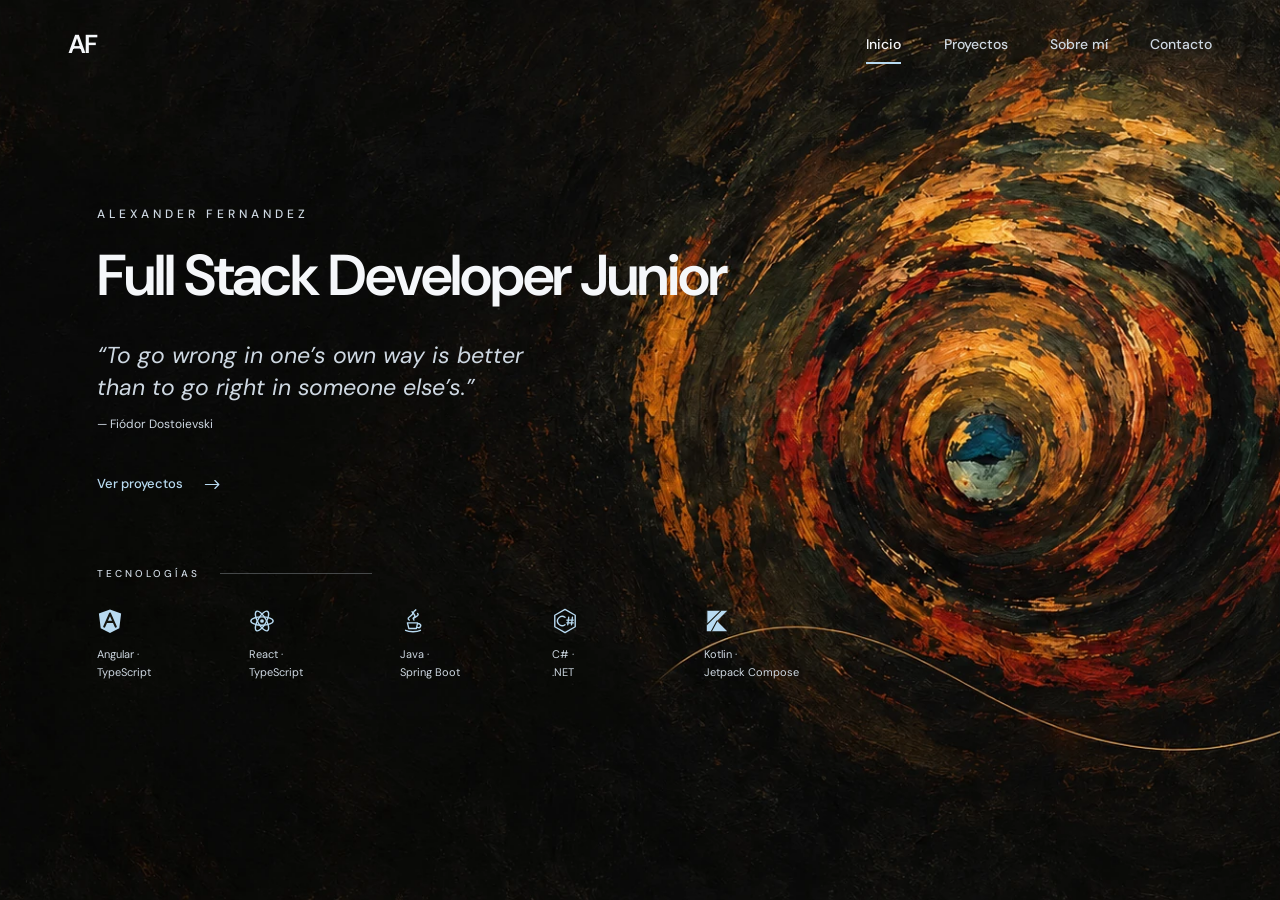
<file: index.html>
<!DOCTYPE html>
<html lang="es">
  <head>
    <meta charset="UTF-8">
    <meta name="viewport" content="width=device-width, initial-scale=1.0">
    <meta name="theme-color" content="#eef2f6">
    <meta name="description" content="Alexander Fernandez. Full Stack Developer Junior, aplicaciones web y móviles y arquitectura de software.">
    <title>Alexander Fernandez — Full Stack Developer Junior</title>
    <link rel="icon" href="assets/site-icon-moon.png" type="image/png" sizes="96x96">
    <link rel="stylesheet" href="styles.css">
  </head>
  <body>
    <a class="skip-link" href="#contenido">Saltar al contenido</a>
    <header class="site-header">
      <a class="monogram" href="index.html" aria-label="Alexander Fernandez, inicio">AF</a>
      <nav class="navigation" aria-label="Navegación principal">
        <a class="navigation-link" href="index.html" aria-current="page">Inicio</a>
        <a class="navigation-link" href="proyectos.html">Proyectos</a>
        <a class="navigation-link" href="sobre-mi.html">Sobre mí</a>
        <a class="navigation-link" href="contacto.html">Contacto</a>
      </nav>
    </header>
    <!-- Iconos vectoriales: no requieren librerías ni conexión a Internet. -->
    <svg class="icon-definitions" xmlns="http://www.w3.org/2000/svg" aria-hidden="true">
      <defs>
        <symbol id="icon-arrow" viewBox="0 0 24 24">
          <path d="M3 12h17m-5-5 5 5-5 5"/>
        </symbol>
        <symbol id="icon-angular" viewBox="0 0 28 28">
          <path fill="currentColor" stroke="none" d="m14 1.5 12 4.3-2 16.1L14 27 4 21.9 2 5.8Z"/>
          <path stroke="#151610" stroke-width="2.3" d="m7.8 20 6.2-14 6.2 14M10.2 15h7.6"/>
        </symbol>
        <symbol id="icon-react" viewBox="0 0 28 28">
          <ellipse cx="14" cy="14" rx="12" ry="4.5"/>
          <ellipse cx="14" cy="14" rx="12" ry="4.5" transform="rotate(60 14 14)"/>
          <ellipse cx="14" cy="14" rx="12" ry="4.5" transform="rotate(120 14 14)"/>
          <circle cx="14" cy="14" r="2" fill="currentColor" stroke="none"/>
        </symbol>
        <symbol id="icon-java" viewBox="0 0 28 28">
          <path d="M8 16h11l-1.3 6H9.5L8 16Zm11 1h2a2 2 0 0 1-2 4M6 24c4 2 12 2 16 0M10 13c-5-3 7-5 3-9M15 13c-3-3 7-4 4-7M17 2c-7 5 3 5-3 9"/>
        </symbol>
        <symbol id="icon-csharp" viewBox="0 0 28 28">
          <path d="m14 1.5 11 6.3v12.4l-11 6.3-11-6.3V7.8Z"/>
          <path d="M14 10a5 5 0 1 0 0 8M18 10l-1 8m5-8-1 8m-5-5h7m-7 3h7"/>
        </symbol>
        <symbol id="icon-kotlin" viewBox="0 0 28 28">
          <path fill="currentColor" stroke="none" d="M3 3h22L14 14l11 11H3V3Z"/>
          <path stroke="#151610" stroke-width="1.2" d="m3 18 15-15M8 25l6-11M3 3v15"/>
        </symbol>
      </defs>
    </svg>
    <main class="hero" id="contenido" aria-labelledby="hero-title">
      <div class="hero-content">
        <p class="eyebrow hero-name">Alexander Fernandez</p>
        <h1 id="hero-title">Full Stack Developer Junior</h1>
        <figure class="hero-quotation">
          <blockquote class="hero-quote" lang="en" cite="https://www.gutenberg.org/files/2554/2554-h/2554-h.htm">
            <p>“To go wrong in one’s own way is better than to go right in someone else’s.”</p>
          </blockquote>
          <figcaption class="quote-author">— Fiódor Dostoievski</figcaption>
        </figure>
        <a class="project-link" href="proyectos.html">
          <span>Ver proyectos</span>
          <svg class="icon" aria-hidden="true">
            <use href="#icon-arrow"/>
          </svg>
        </a>
        <section class="technologies" aria-labelledby="technologies-title">
          <div class="section-kicker">
            <h2 id="technologies-title">Tecnologías</h2>
            <span aria-hidden="true"></span>
          </div>
          <ul class="technology-grid">
            <li>
              <svg class="technology-icon" aria-hidden="true">
                <use href="#icon-angular"/>
              </svg>
              <span>
                Angular ·
                <br>
                TypeScript
              </span>
            </li>
            <li>
              <svg class="technology-icon" aria-hidden="true">
                <use href="#icon-react"/>
              </svg>
              <span>
                React ·
                <br>
                TypeScript
              </span>
            </li>
            <li>
              <svg class="technology-icon" aria-hidden="true">
                <use href="#icon-java"/>
              </svg>
              <span>
                Java ·
                <br>
                Spring Boot
              </span>
            </li>
            <li>
              <svg class="technology-icon" aria-hidden="true">
                <use href="#icon-csharp"/>
              </svg>
              <span>
                C# ·
                <br>
                .NET
              </span>
            </li>
            <li>
              <svg class="technology-icon" aria-hidden="true">
                <use href="#icon-kotlin"/>
              </svg>
              <span>
                Kotlin ·
                <br>
                Jetpack Compose
              </span>
            </li>
          </ul>
        </section>
      </div>
    </main>
  </body>
</html>
</file>
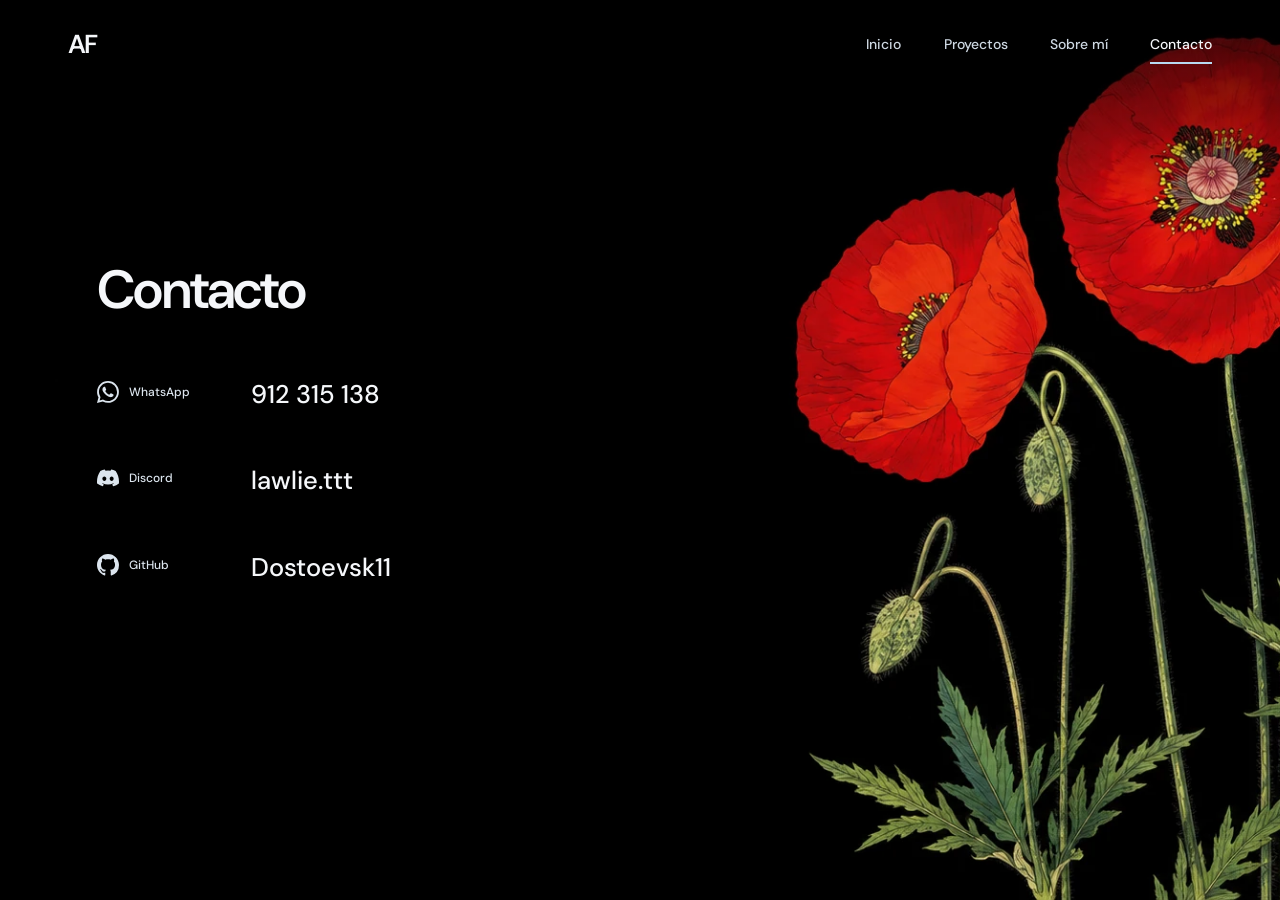
<file: contacto.html>
<!DOCTYPE html>
<html lang="es">
  <head>
    <meta charset="UTF-8">
    <meta name="viewport" content="width=device-width, initial-scale=1.0">
    <meta name="theme-color" content="#eef2f6">
    <meta name="description" content="Contacto de Alexander Fernandez, Full Stack Developer Junior.">
    <title>Contacto — Alexander Fernandez</title>
    <link rel="icon" href="assets/site-icon-moon.png" type="image/png" sizes="96x96">
    <link rel="stylesheet" href="styles.css">
  </head>
  <body class="image-screen contact-screen">
    <a class="skip-link" href="#contenido">Saltar al contenido</a>
    <header class="site-header">
      <a class="monogram" href="index.html" aria-label="Alexander Fernandez, inicio">AF</a>
      <nav class="navigation" aria-label="Navegación principal">
        <a class="navigation-link" href="index.html">Inicio</a>
        <a class="navigation-link" href="proyectos.html">Proyectos</a>
        <a class="navigation-link" href="sobre-mi.html">Sobre mí</a>
        <a class="navigation-link" href="contacto.html" aria-current="page">Contacto</a>
      </nav>
    </header>
    <main class="page contact-page" id="contenido" aria-labelledby="page-title" tabindex="0">
      <div class="contact-panel">
        <h1 class="page-title" id="page-title">Contacto</h1>
        <dl class="contact-list">
          <div>
            <dt>
              <svg class="contact-icon" viewBox="0 0 16 16" aria-hidden="true"><path d="M13.601 2.326A7.85 7.85 0 0 0 7.994 0C3.627 0 .068 3.558.064 7.926c0 1.399.366 2.76 1.057 3.965L0 16l4.204-1.102a7.9 7.9 0 0 0 3.79.965h.004c4.368 0 7.926-3.558 7.93-7.93A7.9 7.9 0 0 0 13.6 2.326zM7.994 14.521a6.6 6.6 0 0 1-3.356-.92l-.24-.144-2.494.654.666-2.433-.156-.251a6.56 6.56 0 0 1-1.007-3.505c0-3.626 2.957-6.584 6.591-6.584a6.56 6.56 0 0 1 4.66 1.931 6.56 6.56 0 0 1 1.928 4.66c-.004 3.639-2.961 6.592-6.592 6.592m3.615-4.934c-.197-.099-1.17-.578-1.353-.646-.182-.065-.315-.099-.445.099-.133.197-.513.646-.627.775-.114.133-.232.148-.43.05-.197-.1-.836-.308-1.592-.985-.59-.525-.985-1.175-1.103-1.372-.114-.198-.011-.304.088-.403.087-.088.197-.232.296-.346.1-.114.133-.198.198-.33.065-.134.034-.248-.015-.347-.05-.099-.445-1.076-.612-1.47-.16-.389-.323-.335-.445-.34-.114-.007-.247-.007-.38-.007a.73.73 0 0 0-.529.247c-.182.198-.691.677-.691 1.654s.71 1.916.81 2.049c.098.133 1.394 2.132 3.383 2.992.47.205.84.326 1.129.418.475.152.904.129 1.246.08.38-.058 1.171-.48 1.338-.943.164-.464.164-.86.114-.943-.049-.084-.182-.133-.38-.232"/></svg>
              <span>WhatsApp</span>
            </dt>
            <dd>
              <a href="https://wa.me/51912315138" target="_blank" rel="noopener noreferrer">912 315 138</a>
            </dd>
          </div>
          <div>
            <dt>
              <svg class="contact-icon" viewBox="0 0 16 16" aria-hidden="true"><path d="M13.545 2.907a13.2 13.2 0 0 0-3.257-1.011.05.05 0 0 0-.052.025c-.141.25-.297.577-.406.833a12.2 12.2 0 0 0-3.658 0 8 8 0 0 0-.412-.833.05.05 0 0 0-.052-.025c-1.125.194-2.22.534-3.257 1.011a.04.04 0 0 0-.021.018C.356 6.024-.213 9.047.066 12.032q.003.022.021.037a13.3 13.3 0 0 0 3.995 2.02.05.05 0 0 0 .056-.019q.463-.63.818-1.329a.05.05 0 0 0-.01-.059l-.018-.011a9 9 0 0 1-1.248-.595.05.05 0 0 1-.02-.066l.015-.019q.127-.095.248-.195a.05.05 0 0 1 .051-.007c2.619 1.196 5.454 1.196 8.041 0a.05.05 0 0 1 .053.007q.121.1.248.195a.05.05 0 0 1-.004.085 8 8 0 0 1-1.249.594.05.05 0 0 0-.03.03.05.05 0 0 0 .003.041c.24.465.515.909.817 1.329a.05.05 0 0 0 .056.019 13.2 13.2 0 0 0 4.001-2.02.05.05 0 0 0 .021-.037c.334-3.451-.559-6.449-2.366-9.106a.03.03 0 0 0-.02-.019m-8.198 7.307c-.789 0-1.438-.724-1.438-1.612s.637-1.613 1.438-1.613c.807 0 1.45.73 1.438 1.613 0 .888-.637 1.612-1.438 1.612m5.316 0c-.788 0-1.438-.724-1.438-1.612s.637-1.613 1.438-1.613c.807 0 1.451.73 1.438 1.613 0 .888-.631 1.612-1.438 1.612"/></svg>
              <span>Discord</span>
            </dt>
            <dd>
              <a href="https://discord.com/users/1304198043427541068" target="_blank" rel="noopener noreferrer">lawlie.ttt</a>
            </dd>
          </div>
          <div>
            <dt>
              <svg class="contact-icon" viewBox="0 0 16 16" aria-hidden="true"><path d="M8 0C3.58 0 0 3.58 0 8c0 3.54 2.29 6.53 5.47 7.59.4.07.55-.17.55-.38 0-.19-.01-.82-.01-1.49-2.01.37-2.53-.49-2.69-.94-.09-.23-.48-.94-.82-1.13-.28-.15-.68-.52-.01-.53.63-.01 1.08.58 1.23.82.72 1.21 1.87.87 2.33.66.07-.52.28-.87.51-1.07-1.78-.2-3.64-.89-3.64-3.95 0-.87.31-1.59.82-2.15-.08-.2-.36-1.02.08-2.12 0 0 .67-.21 2.2.82.64-.18 1.32-.27 2-.27s1.36.09 2 .27c1.53-1.04 2.2-.82 2.2-.82.44 1.1.16 1.92.08 2.12.51.56.82 1.27.82 2.15 0 3.07-1.87 3.75-3.65 3.95.29.25.54.73.54 1.48 0 1.07-.01 1.93-.01 2.2 0 .21.15.46.55.38A8.01 8.01 0 0 0 16 8c0-4.42-3.58-8-8-8"/></svg>
              <span>GitHub</span>
            </dt>
            <dd>
              <a href="https://github.com/Dostoevsk11" target="_blank" rel="noopener noreferrer">Dostoevsk11</a>
            </dd>
          </div>
        </dl>
      </div>
    </main>
  </body>
</html>
</file>
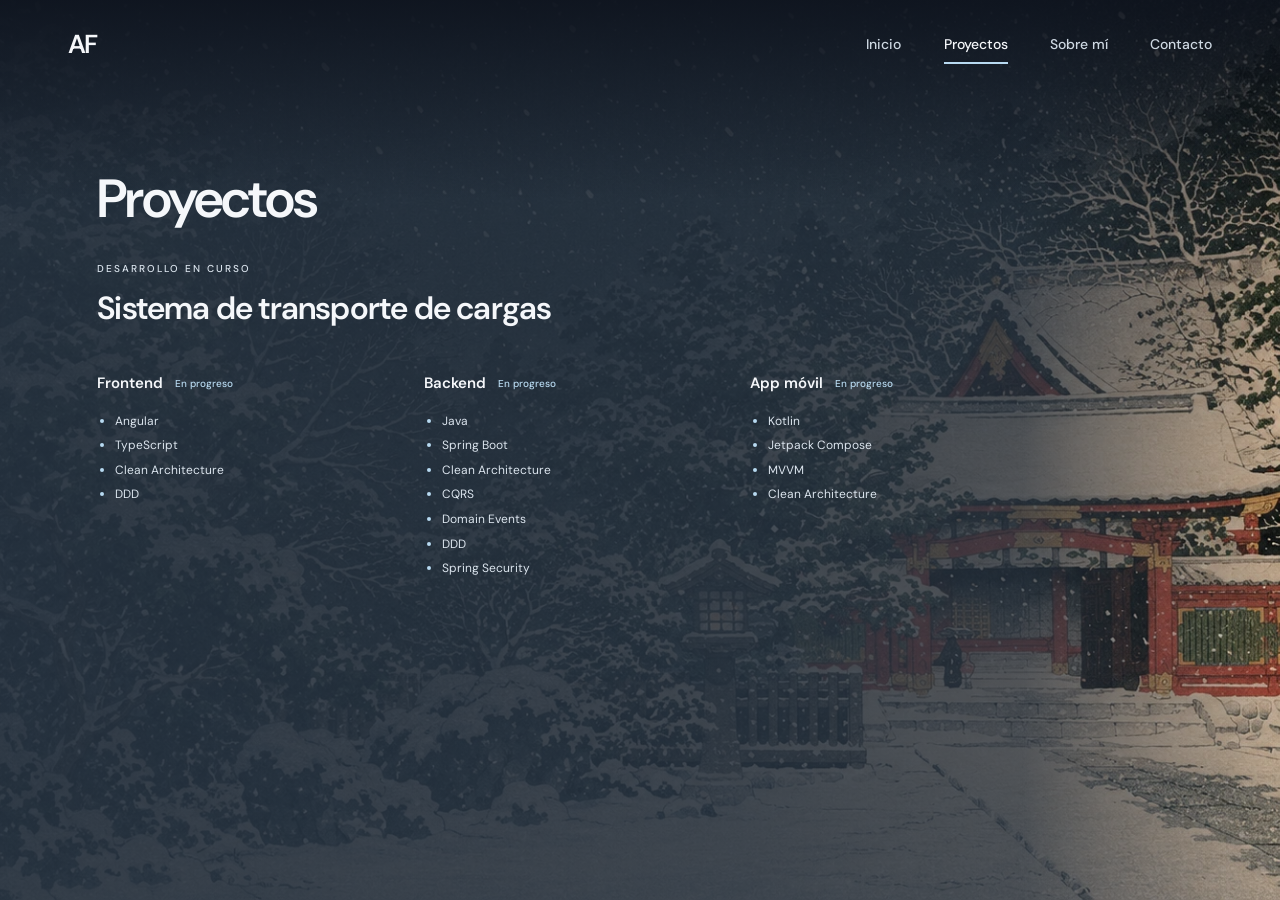
<file: proyectos.html>
<!DOCTYPE html>
<html lang="es">
  <head>
    <meta charset="UTF-8">
    <meta name="viewport" content="width=device-width, initial-scale=1.0">
    <meta name="theme-color" content="#eef2f6">
    <meta name="description" content="Proyectos en desarrollo de Alexander Fernandez, Full Stack Developer Junior.">
    <title>Proyectos — Alexander Fernandez</title>
    <link rel="icon" href="assets/site-icon-moon.png" type="image/png" sizes="96x96">
    <link rel="stylesheet" href="styles.css">
  </head>
  <body class="image-screen projects-screen">
    <a class="skip-link" href="#contenido">Saltar al contenido</a>
    <header class="site-header">
      <a class="monogram" href="index.html" aria-label="Alexander Fernandez, inicio">AF</a>
      <nav class="navigation" aria-label="Navegación principal">
        <a class="navigation-link" href="index.html">Inicio</a>
        <a class="navigation-link" href="proyectos.html" aria-current="page">Proyectos</a>
        <a class="navigation-link" href="sobre-mi.html">Sobre mí</a>
        <a class="navigation-link" href="contacto.html">Contacto</a>
      </nav>
    </header>
    <main class="page projects-page" id="contenido" aria-labelledby="page-title" tabindex="0">
      <article class="project-overview" aria-labelledby="transport-title">
        <h1 class="page-title" id="page-title">Proyectos</h1>
        <div class="project-heading">
          <p class="project-eyebrow">Desarrollo en curso</p>
          <h2 id="transport-title">Sistema de transporte de cargas</h2>
        </div>

        <div class="project-components">
          <section class="project-component" aria-labelledby="project-frontend-title">
            <div class="component-heading">
              <h3 id="project-frontend-title">Frontend</h3>
              <span class="progress-status">En progreso</span>
            </div>
            <ul>
              <li>Angular</li>
              <li>TypeScript</li>
              <li>Clean Architecture</li>
              <li>DDD</li>
            </ul>
          </section>

          <section class="project-component" aria-labelledby="project-backend-title">
            <div class="component-heading">
              <h3 id="project-backend-title">Backend</h3>
              <span class="progress-status">En progreso</span>
            </div>
            <ul>
              <li>Java</li>
              <li>Spring Boot</li>
              <li>Clean Architecture</li>
              <li>CQRS</li>
              <li>Domain Events</li>
              <li>DDD</li>
              <li>Spring Security</li>
            </ul>
          </section>

          <section class="project-component" aria-labelledby="project-mobile-title">
            <div class="component-heading">
              <h3 id="project-mobile-title">App móvil</h3>
              <span class="progress-status">En progreso</span>
            </div>
            <ul>
              <li>Kotlin</li>
              <li>Jetpack Compose</li>
              <li>MVVM</li>
              <li>Clean Architecture</li>
            </ul>
          </section>
        </div>
      </article>
    </main>
  </body>
</html>
</file>
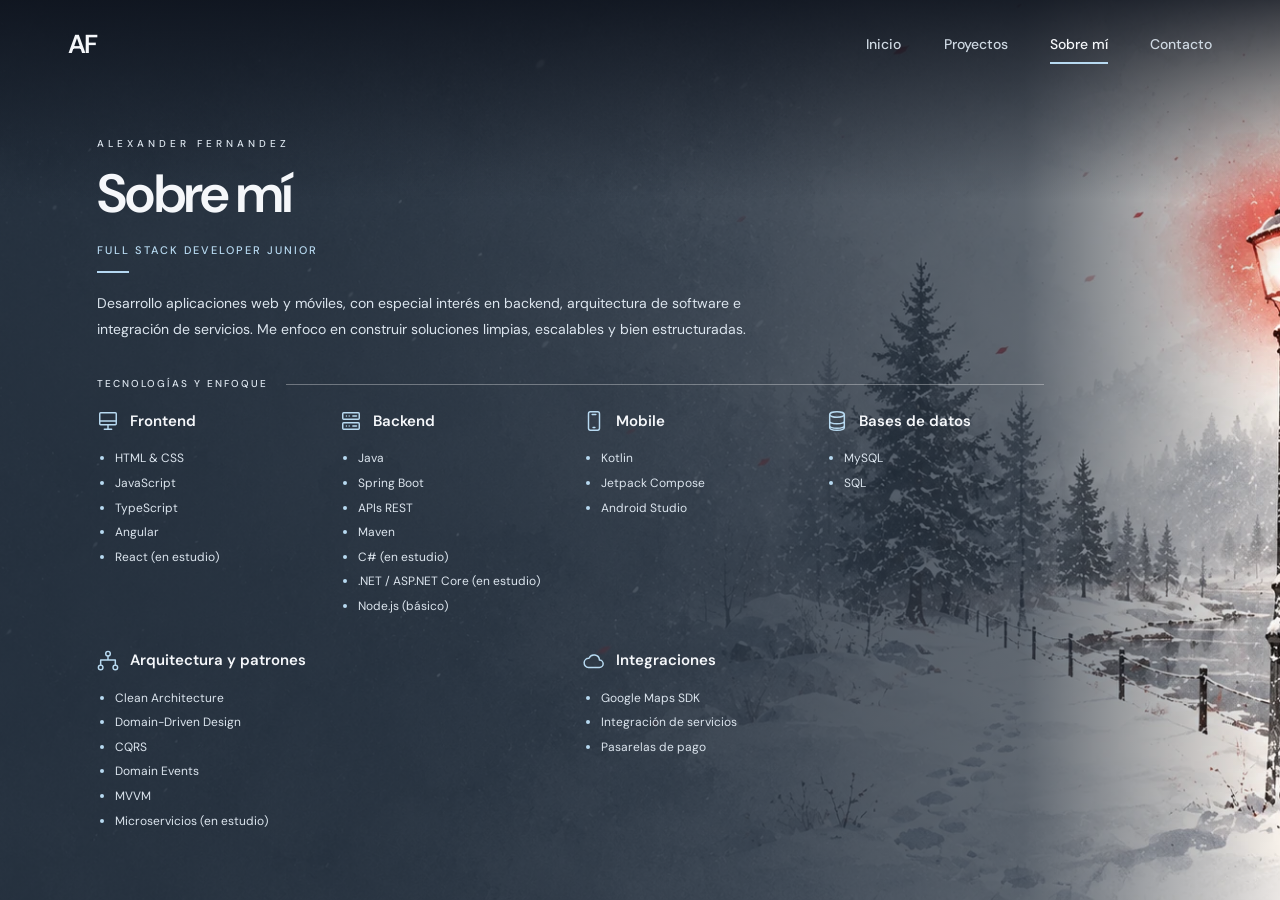
<file: sobre-mi.html>
<!DOCTYPE html>
<html lang="es">
  <head>
    <meta charset="UTF-8">
    <meta name="viewport" content="width=device-width, initial-scale=1.0">
    <meta name="theme-color" content="#eef2f6">
    <meta name="description" content="Conoce el enfoque y las tecnologías de Alexander Fernandez, Full Stack Developer Junior.">
    <title>Sobre mí — Alexander Fernandez</title>
    <link rel="icon" href="assets/site-icon-moon.png" type="image/png" sizes="96x96">
    <link rel="stylesheet" href="styles.css">
  </head>
  <body class="image-screen about-screen">
    <a class="skip-link" href="#contenido">Saltar al contenido</a>
    <header class="site-header">
      <a class="monogram" href="index.html" aria-label="Alexander Fernandez, inicio">AF</a>
      <nav class="navigation" aria-label="Navegación principal">
        <a class="navigation-link" href="index.html">Inicio</a>
        <a class="navigation-link" href="proyectos.html">Proyectos</a>
        <a class="navigation-link" href="sobre-mi.html" aria-current="page">Sobre mí</a>
        <a class="navigation-link" href="contacto.html">Contacto</a>
      </nav>
    </header>
    <main class="page about-page" id="contenido" aria-labelledby="page-title" tabindex="0">
      <section class="about-intro" aria-labelledby="page-title">
        <p class="eyebrow">Alexander Fernandez</p>
        <h1 class="page-title" id="page-title">Sobre mí</h1>
        <p class="about-role">Full Stack Developer Junior</p>
        <p class="about-description">Desarrollo aplicaciones web y móviles, con especial interés en backend, arquitectura de software e integración de servicios. Me enfoco en construir soluciones limpias, escalables y bien estructuradas.</p>
      </section>

      <section class="skills-section" aria-labelledby="skills-title">
        <div class="skills-heading">
          <h2 id="skills-title">Tecnologías y enfoque</h2>
          <span aria-hidden="true"></span>
        </div>

        <div class="skills-grid">
          <article class="skill-card" aria-labelledby="frontend-title">
            <div class="skill-card-heading">
              <svg class="skill-icon" viewBox="0 0 24 24" aria-hidden="true">
                <rect x="3" y="3" width="18" height="13" rx="1"/>
                <path d="M3 12h18M8 21h8M12 16v5"/>
              </svg>
              <h3 id="frontend-title">Frontend</h3>
            </div>
            <ul>
              <li>HTML &amp; CSS</li>
              <li>JavaScript</li>
              <li>TypeScript</li>
              <li>Angular</li>
              <li>React <span class="skill-level">(en estudio)</span></li>
            </ul>
          </article>

          <article class="skill-card" aria-labelledby="backend-title">
            <div class="skill-card-heading">
              <svg class="skill-icon" viewBox="0 0 24 24" aria-hidden="true">
                <rect x="3" y="3" width="18" height="7" rx="1"/>
                <rect x="3" y="14" width="18" height="7" rx="1"/>
                <path d="M7 6.5h.01M10 6.5h.01M14 6.5h4M7 17.5h.01M10 17.5h.01M14 17.5h4"/>
              </svg>
              <h3 id="backend-title">Backend</h3>
            </div>
            <ul>
              <li>Java</li>
              <li>Spring Boot</li>
              <li>APIs REST</li>
              <li>Maven</li>
              <li>C# <span class="skill-level">(en estudio)</span></li>
              <li>.NET / ASP.NET Core <span class="skill-level">(en estudio)</span></li>
              <li>Node.js <span class="skill-level">(básico)</span></li>
            </ul>
          </article>

          <article class="skill-card" aria-labelledby="mobile-title">
            <div class="skill-card-heading">
              <svg class="skill-icon" viewBox="0 0 24 24" aria-hidden="true">
                <rect x="6" y="2" width="12" height="20" rx="2"/>
                <path d="M10 5h4M11 19h2"/>
              </svg>
              <h3 id="mobile-title">Mobile</h3>
            </div>
            <ul>
              <li>Kotlin</li>
              <li>Jetpack Compose</li>
              <li>Android Studio</li>
            </ul>
          </article>

          <article class="skill-card" aria-labelledby="database-title">
            <div class="skill-card-heading">
              <svg class="skill-icon" viewBox="0 0 24 24" aria-hidden="true">
                <ellipse cx="12" cy="5" rx="8" ry="3"/>
                <path d="M4 5v14c0 4 16 4 16 0V5M4 12c0 4 16 4 16 0M4 17c0 4 16 4 16 0"/>
              </svg>
              <h3 id="database-title">Bases de datos</h3>
            </div>
            <ul>
              <li>MySQL</li>
              <li>SQL</li>
            </ul>
          </article>

          <article class="skill-card skill-card--wide" aria-labelledby="architecture-title">
            <div class="skill-card-heading">
              <svg class="skill-icon" viewBox="0 0 24 24" aria-hidden="true">
                <circle cx="12" cy="4" r="2.5"/>
                <circle cx="4" cy="19" r="2.5"/>
                <circle cx="20" cy="19" r="2.5"/>
                <path d="M12 6.5V11M12 11H4v5.5M12 11h8v5.5"/>
              </svg>
              <h3 id="architecture-title">Arquitectura y patrones</h3>
            </div>
            <ul>
              <li>Clean Architecture</li>
              <li>Domain-Driven Design</li>
              <li>CQRS</li>
              <li>Domain Events</li>
              <li>MVVM</li>
              <li>Microservicios <span class="skill-level">(en estudio)</span></li>
            </ul>
          </article>

          <article class="skill-card skill-card--wide" aria-labelledby="integrations-title">
            <div class="skill-card-heading">
              <svg class="skill-icon" viewBox="0 0 24 24" aria-hidden="true">
                <path d="M6 19h12a4 4 0 0 0 0-8 6 6 0 0 0-11.5-2A5 5 0 0 0 6 19Z"/>
              </svg>
              <h3 id="integrations-title">Integraciones</h3>
            </div>
            <ul>
              <li>Google Maps SDK</li>
              <li>Integración de servicios</li>
              <li>Pasarelas de pago</li>
            </ul>
          </article>
        </div>
      </section>
    </main>
  </body>
</html>
</file>
<file: styles.css>
@import url("https://fonts.googleapis.com/css2?family=DM+Sans:ital,wght@0,400;0,500;0,600;0,700;1,400&display=swap");

/* Paleta y medidas compartidas. */
:root {
  color-scheme: light;
  --background: #eef2f6;
  --foreground: #263342;
  --muted: #5c6b7b;
  --accent: #2c6f9e;
  --border: #d3dde7;
  --font-family: "DM Sans", "Segoe UI", Arial, sans-serif;
  --header-height: 88px;
  --page-padding: clamp(24px, 7.6vw, 150px);
}

/* Solo se utiliza el archivo del intervalo de pantalla activo. */
@media (width > 650px) {
  .hero {
    --hero-image: url("assets/hero-background-desktop.webp");
  }

  .about-screen {
    --page-image: url("assets/winter-background-desktop.webp");
  }

  .contact-screen {
    --page-image: url("assets/contact-flowers-desktop.webp");
  }

  .projects-screen {
    --page-image: url("assets/projects-house-desktop.webp");
  }
}

@media (width <= 650px) {
  .hero {
    --hero-image: url("assets/hero-background-mobile.webp");
  }

  .about-screen {
    --page-image: url("assets/winter-background-mobile.webp");
  }

  .contact-screen {
    --page-image: url("assets/contact-flowers-mobile.webp");
  }

  .projects-screen {
    --page-image: url("assets/projects-house-mobile.webp");
  }
}

* {
  box-sizing: border-box;
}

html {
  scroll-behavior: smooth;
  scroll-padding-top: calc(var(--header-height) + 24px);
}

body {
  min-height: 100svh;
  margin: 0;
  padding-top: var(--header-height);
  background-color: var(--background);
  color: var(--foreground);
  font-family: var(--font-family);
  line-height: 1.5;
  -webkit-font-smoothing: antialiased;
}

a {
  color: inherit;
  text-decoration: none;
  -webkit-tap-highlight-color: transparent;
}

a:focus-visible {
  outline: 2px solid var(--accent);
  outline-offset: 6px;
  border-radius: 4px;
}

::selection {
  background-color: #c8e0f2;
  color: #20374b;
}

svg {
  display: block;
}

.icon-definitions {
  position: absolute;
  width: 0;
  height: 0;
  overflow: hidden;
}

.icon {
  width: 22px;
  height: 22px;
  fill: none;
  stroke: currentColor;
  stroke-width: 1.5;
  stroke-linecap: round;
  stroke-linejoin: round;
}

.skip-link {
  position: fixed;
  z-index: 30;
  top: 16px;
  left: 20px;
  padding: 12px 18px;
  background-color: #fff;
  color: var(--foreground);
  transform: translateY(-160%);
}

.skip-link:focus {
  transform: translateY(0);
}

/* Navegación fija en todas las páginas. */
.site-header {
  --foreground: #f5f7fa;
  --muted: #ced8e2;
  --accent: #b8daf1;
  position: fixed;
  z-index: 20;
  inset: 0 0 auto;
  display: flex;
  align-items: center;
  justify-content: space-between;
  gap: 24px;
  height: var(--header-height);
  padding: 0 clamp(24px, 5.3vw, 105px);
  background-color: transparent;
  color: var(--foreground);
}

.monogram {
  font: 600 26px/1 var(--font-family);
  letter-spacing: -1.5px;
}

.navigation {
  display: flex;
  align-items: center;
  gap: clamp(26px, 3.3vw, 56px);
}

.navigation-link {
  position: relative;
  padding: 15px 0;
  color: var(--muted);
  font-size: 14px;
  font-weight: 500;
  transition: color 0.2s;
}

.navigation-link::after {
  content: "";
  position: absolute;
  right: 0;
  bottom: 6px;
  left: 0;
  height: 2px;
  background-color: var(--accent);
  transform: scaleX(0);
  transform-origin: left;
  transition: transform 0.2s;
}

.navigation-link:hover,
.navigation-link[aria-current="page"] {
  color: var(--foreground);
}

.navigation-link:hover::after,
.navigation-link[aria-current="page"]::after {
  transform: scaleX(1);
}

/* Inicio: imagen original a todo color, sin filtros ni capas encima. */
.hero {
  --foreground: #f5f7fa;
  --muted: #ced8e2;
  --accent: #b8daf1;
  position: relative;
  min-height: 100svh;
  margin-top: calc(-1 * var(--header-height));
  padding-top: var(--header-height);
  overflow: hidden;
  background: #0c0d0b var(--hero-image) no-repeat center / cover;
  color: var(--foreground);
}

.hero-content {
  width: max-content;
  max-width: 100%;
  padding: clamp(90px, 13vh, 150px) var(--page-padding) 72px;
}

.eyebrow {
  margin: 0;
  color: var(--muted);
  font-size: 11px;
  font-weight: 500;
  line-height: 1.6;
  letter-spacing: 3px;
  text-transform: uppercase;
}

.hero-name {
  font-size: 12px;
  letter-spacing: 4px;
}

h1 {
  margin: 20px 0 0;
  font: 600 clamp(44px, 4.5vw, 78px)/1.12 var(--font-family);
  letter-spacing: -2px;
}

.hero-quotation {
  max-width: 560px;
  margin: 30px 0 0;
}

.hero-quote {
  margin: 0;
  color: var(--muted);
  font: italic 400 clamp(23px, 1.8vw, 30px)/1.4 var(--font-family);
}

.hero-quote p {
  margin: 0;
  text-wrap: balance;
}

.quote-author {
  margin-top: 12px;
  color: var(--muted);
  font-size: 12px;
  font-style: normal;
  line-height: 1.6;
}

.project-link {
  display: inline-flex;
  align-items: center;
  gap: 20px;
  margin-top: 32px;
  padding: 8px 0;
  color: var(--accent);
  font-size: 13px;
  font-weight: 500;
  transition: color 0.2s;
}

.project-link:hover {
  color: var(--foreground);
}

.project-link:hover .icon {
  transform: translateX(4px);
}

.project-link .icon {
  width: 19px;
  height: 19px;
  transition: transform 0.2s;
}

.technologies {
  width: min(740px, 72vw);
  margin-top: 64px;
}

.section-kicker {
  display: flex;
  align-items: center;
  gap: 20px;
  margin-bottom: 26px;
}

.section-kicker h2 {
  margin: 0;
  color: var(--muted);
  font-size: 10px;
  font-weight: 500;
  line-height: 1.6;
  letter-spacing: 3px;
  text-transform: uppercase;
}

.section-kicker > span {
  width: 152px;
  height: 1px;
  background-color: #ced8e24d;
}

.technology-grid {
  display: grid;
  grid-template-columns: repeat(5, minmax(0, 1fr));
  gap: 32px 18px;
  margin: 0;
  padding: 0;
  list-style: none;
}

.technology-grid li {
  display: flex;
  flex-direction: column;
  align-items: flex-start;
  gap: 11px;
  color: var(--muted);
  font-size: 11px;
  line-height: 1.65;
}

.technology-icon {
  width: 26px;
  height: 26px;
  color: var(--accent);
  fill: none;
  stroke: currentColor;
  stroke-width: 1.5;
  stroke-linecap: round;
  stroke-linejoin: round;
}

/* Fondos independientes de cada página. */
.image-screen {
  background-color: #58616b;
  background-image: linear-gradient(180deg, #0c111bd9, #0c111b00 200px), linear-gradient(90deg, #263342df 0%, #263342d1 58%, #263342b8 80%, #26334200 100%), var(--page-image);
  background-repeat: no-repeat;
  background-position: center;
  background-size: cover;
  background-attachment: fixed;
  color: #f5f8fb;
}

.contact-screen {
  background-color: #000;
  background-image: linear-gradient(180deg, #000000b3, #00000000 200px), var(--page-image);
}

.image-screen .page {
  --foreground: #f5f7fa;
  --muted: #dce5ee;
  --accent: #b8daf1;
  --content-width: min(1100px, 74vw);
  color: var(--foreground);
}

.page {
  min-height: calc(100svh - var(--header-height));
  padding: clamp(60px, 9vh, 100px) var(--page-padding);
}

.page-title {
  margin: 0;
  font: 600 clamp(44px, 4.2vw, 68px)/1.12 var(--font-family);
  letter-spacing: -1.8px;
}

/* Sobre mí. */
.about-page {
  padding-top: 48px;
  padding-bottom: 48px;
}

.about-intro {
  max-width: min(740px, var(--content-width));
}

.about-intro .eyebrow {
  color: var(--muted);
  font-size: 10px;
  letter-spacing: 4px;
}

.about-intro .page-title {
  margin-top: 12px;
}

.about-role {
  margin: 18px 0 0;
  color: var(--accent);
  font-size: 11px;
  font-weight: 500;
  letter-spacing: 2px;
  text-transform: uppercase;
}

.about-role::after {
  content: "";
  display: block;
  width: 32px;
  height: 2px;
  margin-top: 12px;
  background-color: #b5d8f2;
}

.about-description {
  max-width: 700px;
  margin: 18px 0 0;
  color: var(--muted);
  font-size: 14px;
  line-height: 1.85;
}

.skills-section {
  max-width: var(--content-width);
  margin-top: 34px;
}

.skills-heading {
  display: flex;
  align-items: center;
  gap: 18px;
  margin-bottom: 18px;
}

.skills-heading h2 {
  margin: 0;
  color: var(--muted);
  font-size: 10px;
  font-weight: 500;
  line-height: 1.6;
  letter-spacing: 2px;
  text-transform: uppercase;
}

.skills-heading > span {
  flex: 1;
  height: 1px;
  background-color: #ffffff52;
}

.skills-grid {
  display: grid;
  grid-template-columns: repeat(12, minmax(0, 1fr));
  gap: 32px 24px;
}

.skill-card {
  grid-column: span 3;
  min-width: 0;
}

.skill-card--wide {
  grid-column: span 6;
}

.skill-card-heading {
  display: flex;
  align-items: center;
  gap: 11px;
}

.skill-card h3 {
  margin: 0;
  font: 600 15px/1.4 var(--font-family);
}

.skill-icon {
  flex: 0 0 22px;
  width: 22px;
  height: 22px;
  fill: none;
  stroke: var(--accent);
  stroke-width: 1.6;
  stroke-linecap: round;
  stroke-linejoin: round;
}

.skill-card ul,
.project-component ul {
  margin: 16px 0 0;
  padding-left: 18px;
  color: var(--muted);
  font-size: 12px;
  line-height: 1.8;
}

.skill-card li + li,
.project-component li + li {
  margin-top: 3px;
}

.skill-card li::marker,
.project-component li::marker {
  color: var(--accent);
}

.skill-level {
  color: var(--muted);
}

/* Proyecto en desarrollo. */
.project-overview {
  max-width: var(--content-width);
}

.project-overview .page-title {
  margin-bottom: 32px;
}

.project-eyebrow {
  margin: 0 0 12px;
  color: var(--muted);
  font-size: 10px;
  font-weight: 500;
  letter-spacing: 2px;
  text-transform: uppercase;
}

.project-heading h2 {
  max-width: 760px;
  margin: 0;
  font: 600 clamp(24px, 2.5vw, 34px)/1.25 var(--font-family);
  letter-spacing: -0.8px;
}

.project-components {
  display: grid;
  grid-template-columns: repeat(3, minmax(0, 1fr));
  gap: 32px;
  margin-top: 44px;
}

.project-component {
  min-width: 0;
}

.component-heading {
  display: flex;
  flex-wrap: wrap;
  align-items: center;
  gap: 12px;
}

.component-heading h3 {
  margin: 0;
  font-size: 15px;
  font-weight: 600;
}

.progress-status {
  color: var(--accent);
  font-size: 10px;
  font-weight: 500;
  white-space: nowrap;
}

/* Contacto. */
.page.contact-page {
  display: flex;
  flex-direction: column;
  justify-content: center;
  padding-block-end: clamp(128px, 22svh, 220px);
}

.contact-panel {
  width: min(680px, var(--content-width));
}

.contact-list {
  margin: 32px 0 0;
}

.contact-list > div {
  display: grid;
  grid-template-columns: 130px 1fr;
  align-items: baseline;
  gap: 24px;
  padding: 24px 0;
}

.contact-list dt {
  display: flex;
  align-items: center;
  gap: 10px;
  color: var(--muted);
  font-size: 12px;
  font-weight: 500;
}

.contact-list dd {
  margin: 0;
  font-size: clamp(19px, 2vw, 26px);
  font-weight: 500;
  line-height: 1.5;
  overflow-wrap: anywhere;
}

.contact-list a {
  transition: color 0.2s;
}

.contact-icon {
  flex: 0 0 22px;
  width: 22px;
  height: 22px;
  fill: currentColor;
}

.contact-list a:hover {
  color: var(--accent);
}

/* Tablet. */
@media (max-width: 1100px) {
  .hero-content {
    padding-top: 100px;
  }

  .hero h1 {
    font-size: clamp(43px, 5.5vw, 61px);
  }

  .technologies {
    width: min(680px, 82vw);
  }
}

@media (max-width: 950px) {
  /* Marco inmóvil: el desplazamiento ocurre únicamente dentro de main. */
  .image-screen {
    position: fixed;
    inset: 0;
    display: flex;
    flex-direction: column;
    height: 100%;
    min-height: 0;
    overflow: hidden;
    isolation: isolate;
    background-image: none;
    background-attachment: scroll;
  }

  /* El fondo pertenece al marco y queda fuera del contenedor desplazable. */
  .image-screen::before {
    content: "";
    position: absolute;
    z-index: 0;
    inset: 0 0 auto;
    height: 100vh;
    height: 100lvh;
    background-color: #58616b;
    background-image: linear-gradient(90deg, #263342c4, #263342b3), var(--page-image);
    background-repeat: no-repeat;
    background-position: center, right top;
    background-size: cover;
    pointer-events: none;
  }

  .contact-screen::before {
    background-color: #000;
    background-image: linear-gradient(90deg, #00000099, #00000066), var(--page-image);
  }

  .image-screen .page {
    --content-width: 100%;
    position: relative;
    z-index: 1;
    flex: 1;
    min-height: 0;
    overflow-y: auto;
    overscroll-behavior-y: contain;
  }

  .image-screen .contact-page {
    justify-content: flex-start;
  }

  .contact-panel {
    margin-block: auto;
  }

  .skill-card,
  .skill-card--wide {
    grid-column: span 6;
  }

  .project-components {
    grid-template-columns: 1fr;
  }
}

/* Móvil. */
@media (max-width: 650px) {
  :root {
    --header-height: 76px;
    --page-padding: 24px;
  }

  .site-header {
    justify-content: space-between;
    gap: 18px;
    padding: 0 var(--page-padding);
  }

  .monogram {
    font-size: 23px;
  }

  .navigation {
    gap: clamp(12px, 3vw, 20px);
  }

  .navigation-link {
    font-size: 11px;
  }

  .hero {
    background-size: auto 500px;
    background-position: 72% top;
  }

  .hero-content {
    width: 100%;
    padding: 90px var(--page-padding) 60px;
  }

  .hero-name {
    font-size: 10px;
    letter-spacing: 3px;
  }

  .hero h1 {
    font-size: clamp(40px, 9vw, 57px);
    letter-spacing: -1.8px;
    text-wrap: balance;
  }

  .hero-quote {
    font-size: clamp(21px, 5.6vw, 25px);
  }

  .technologies {
    width: 100%;
    margin-top: 54px;
  }

  .section-kicker {
    gap: 16px;
  }

  .section-kicker h2 {
    font-size: 9px;
    letter-spacing: 2px;
  }

  .section-kicker > span {
    width: 110px;
  }

  .technology-grid {
    grid-template-columns: repeat(3, minmax(0, 1fr));
    gap: 26px 10px;
  }

  .technology-grid li {
    font-size: 10px;
  }

  .technology-icon {
    width: 23px;
    height: 23px;
  }

  .page {
    padding: 48px var(--page-padding);
  }

  .page-title {
    font-size: 44px;
  }

  .about-page {
    padding-top: 38px;
    padding-bottom: 38px;
  }

  .about-intro .eyebrow {
    font-size: 9px;
    letter-spacing: 3px;
  }

  .about-description {
    font-size: 13px;
  }

  .skills-section {
    margin-top: 30px;
  }

  .skills-heading h2 {
    font-size: 9px;
    letter-spacing: 1.5px;
  }

  .skills-grid {
    grid-template-columns: 1fr;
    gap: 28px;
  }

  .skill-card,
  .skill-card--wide {
    grid-column: 1 / -1;
  }

  .project-components {
    gap: 28px;
    margin-top: 32px;
  }

  .contact-list > div {
    grid-template-columns: 90px 1fr;
    gap: 12px;
    padding: 22px 0;
  }

  .contact-list dt {
    gap: 8px;
    font-size: 10px;
  }

  .contact-icon {
    flex-basis: 18px;
    width: 18px;
    height: 18px;
  }

  .contact-list dd {
    font-size: 18px;
  }
}

@media (max-width: 360px) {
  :root {
    --page-padding: 18px;
  }

  .site-header {
    gap: 14px;
  }

  .navigation {
    gap: 10px;
  }

  .navigation-link {
    font-size: 10px;
  }

  .hero-quote {
    font-size: 21px;
  }
}

@media (prefers-reduced-motion: reduce) {
  html {
    scroll-behavior: auto;
  }

  *, *::before, *::after {
    transition: none !important;
    animation: none !important;
  }
}
</file>
